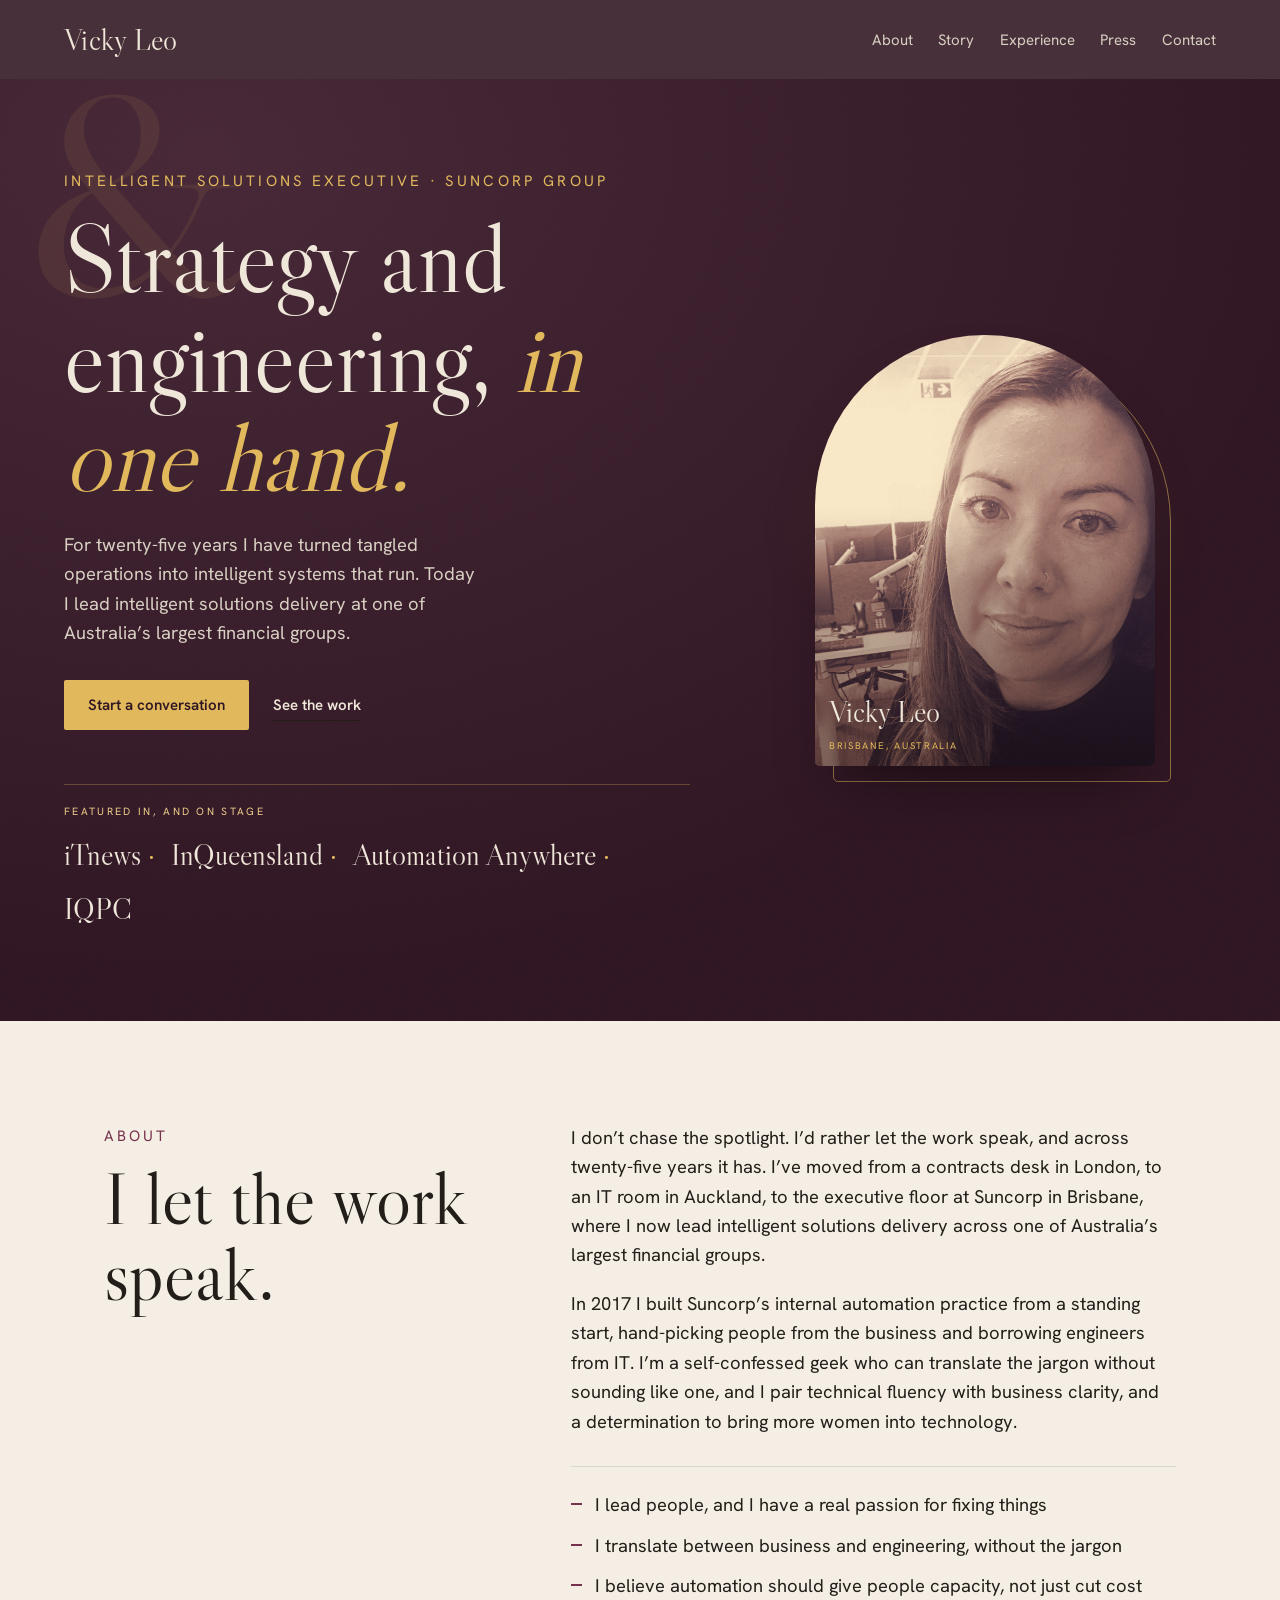
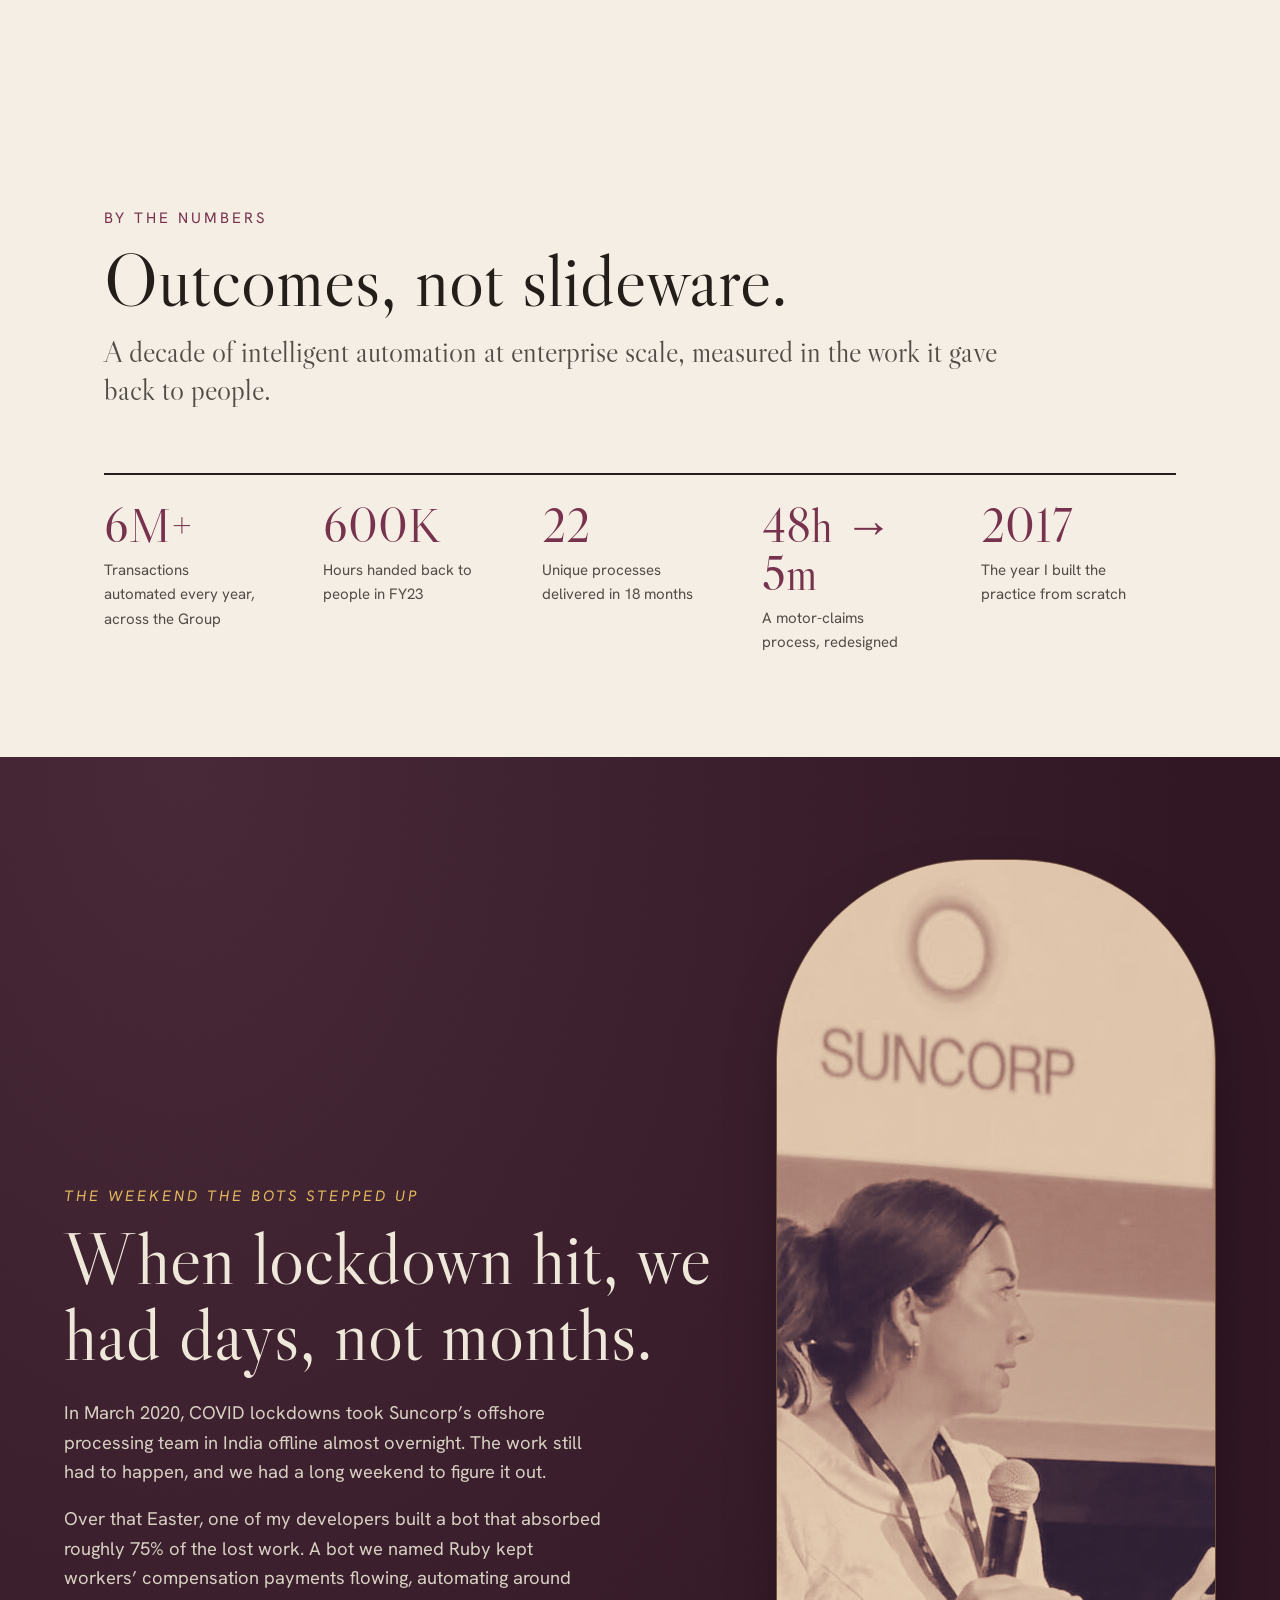
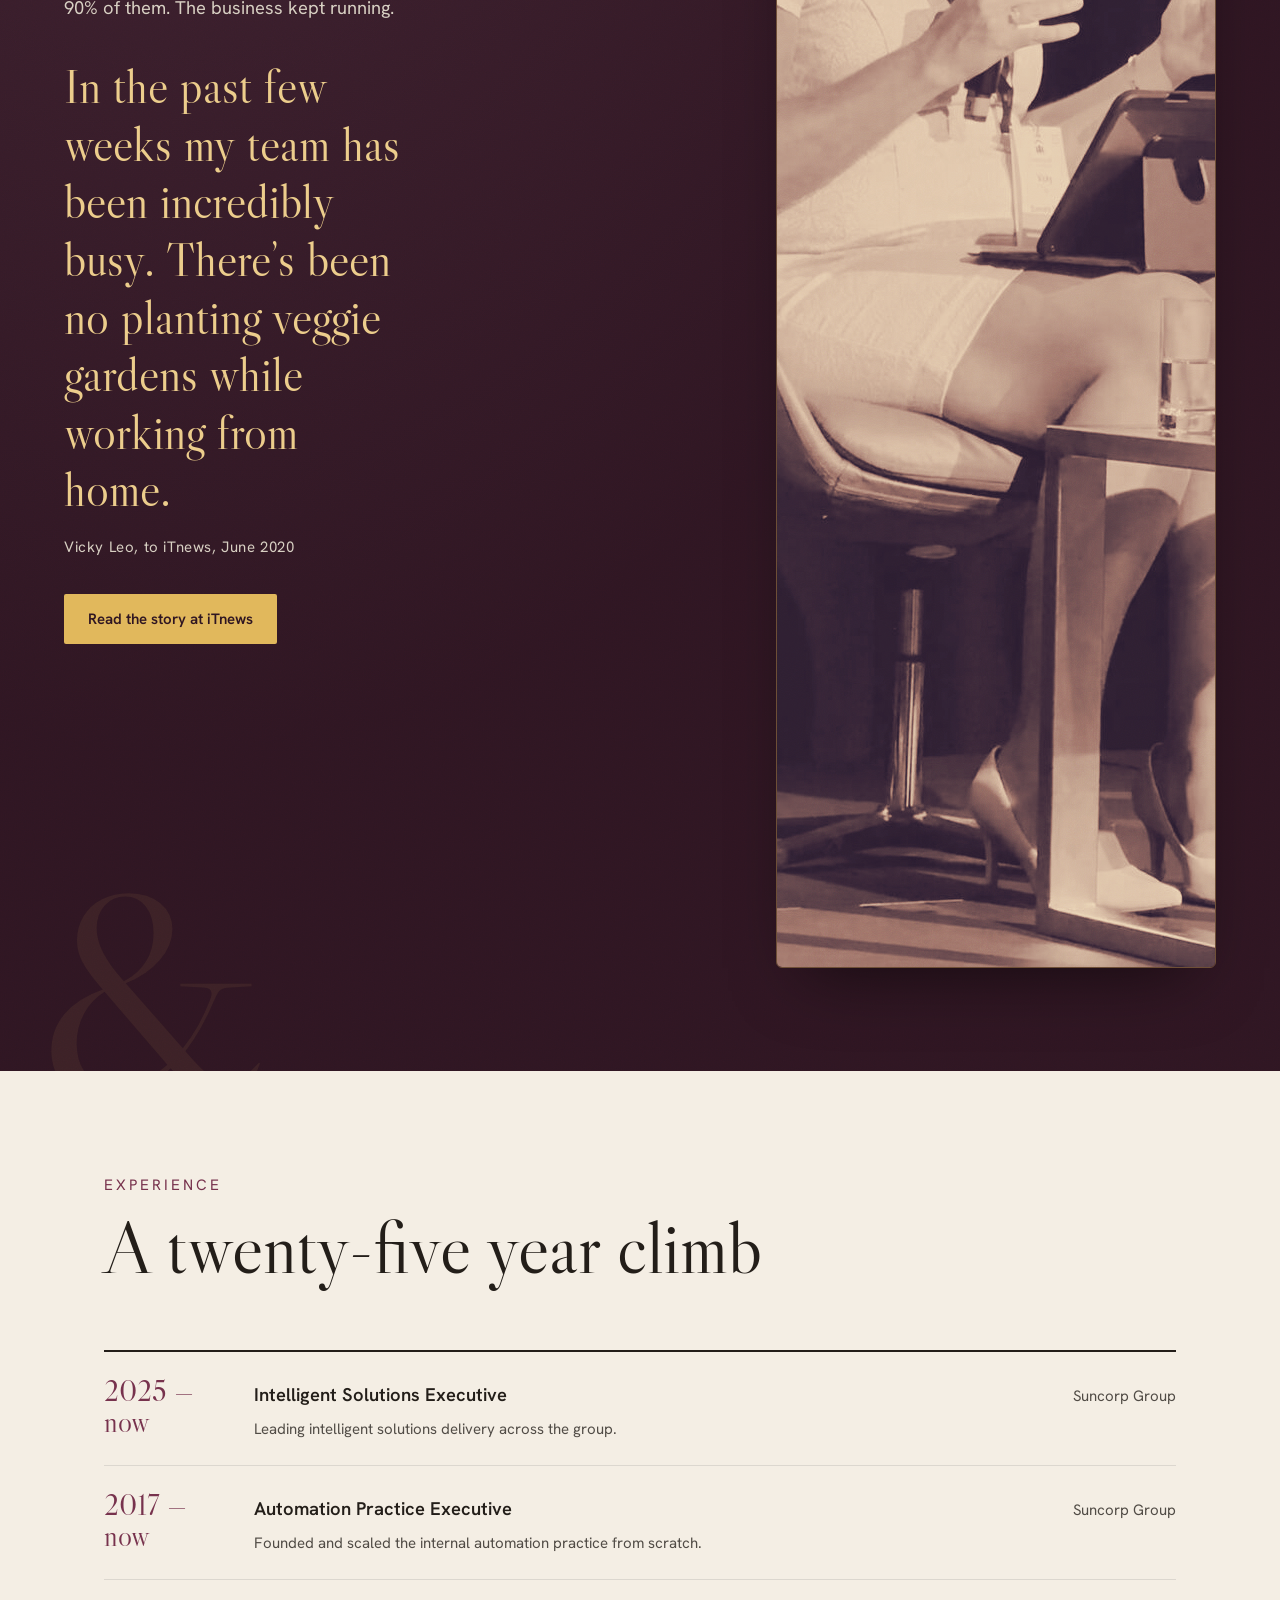
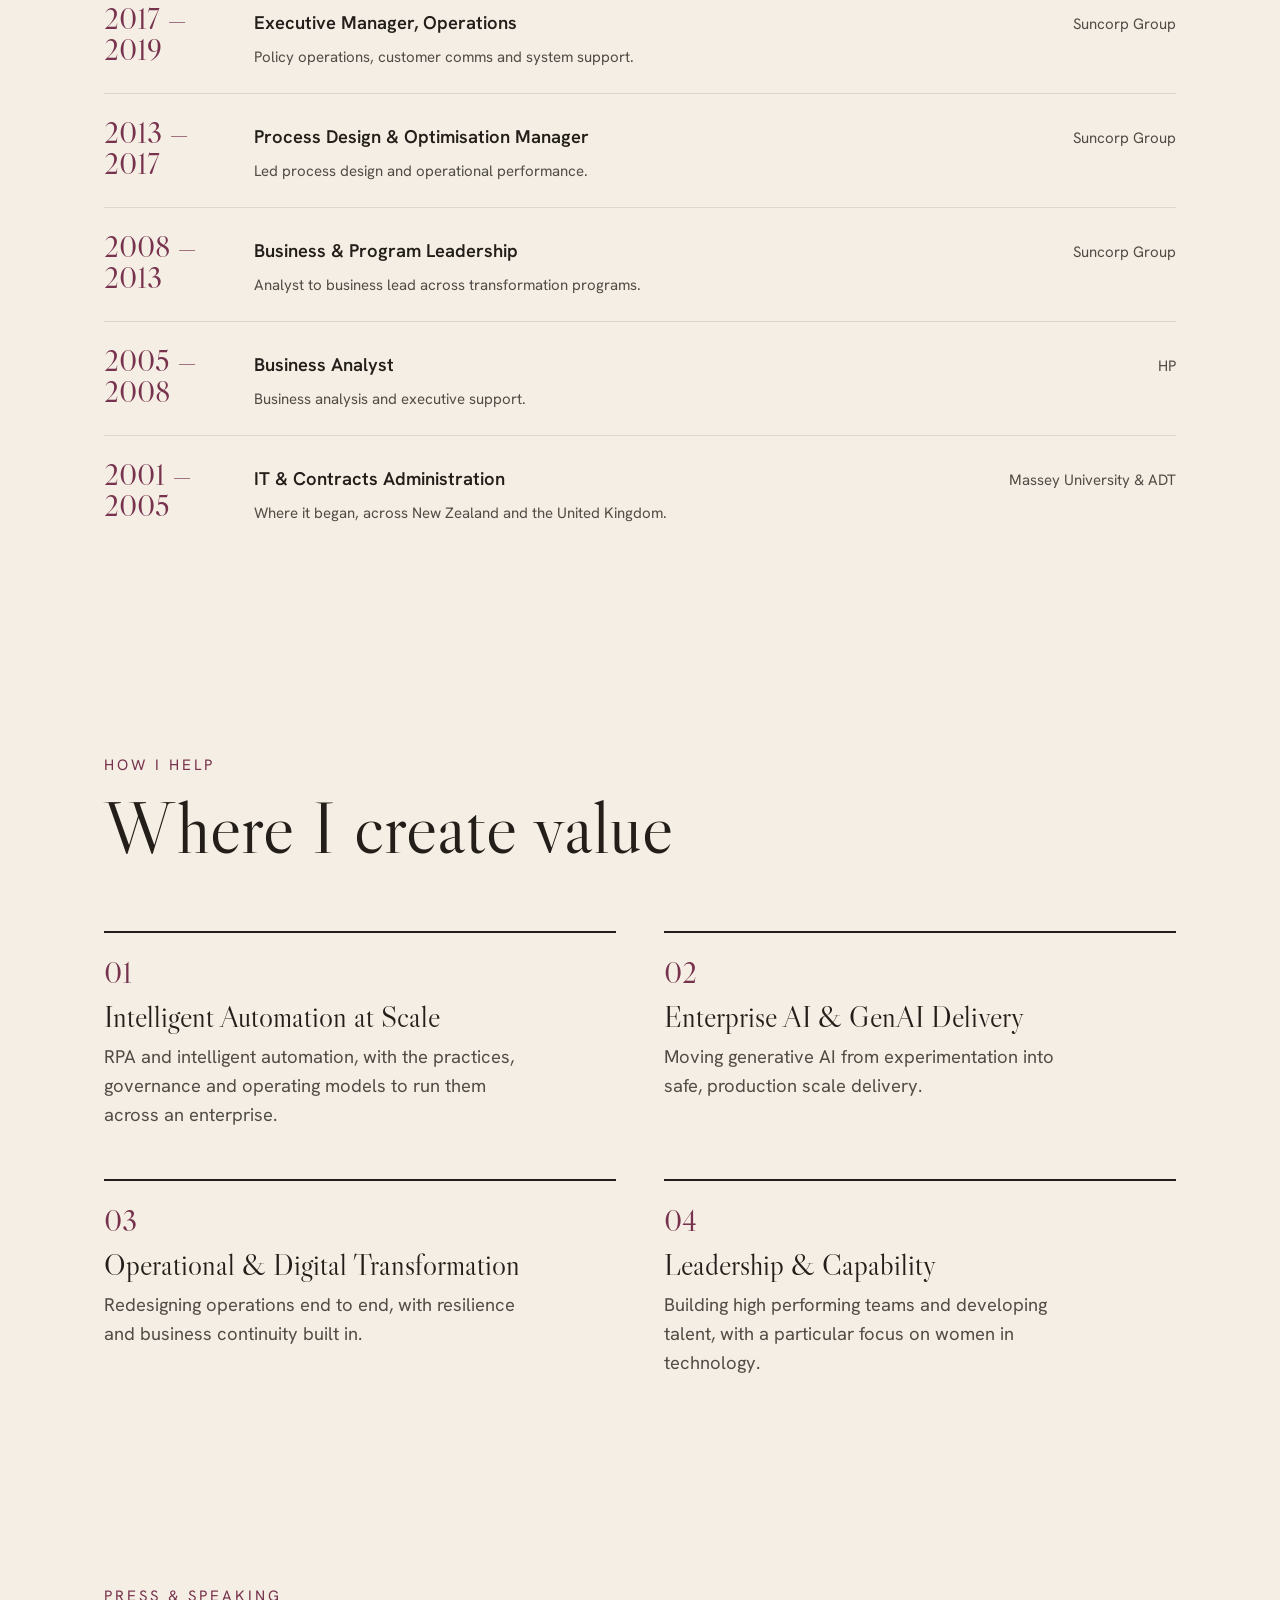
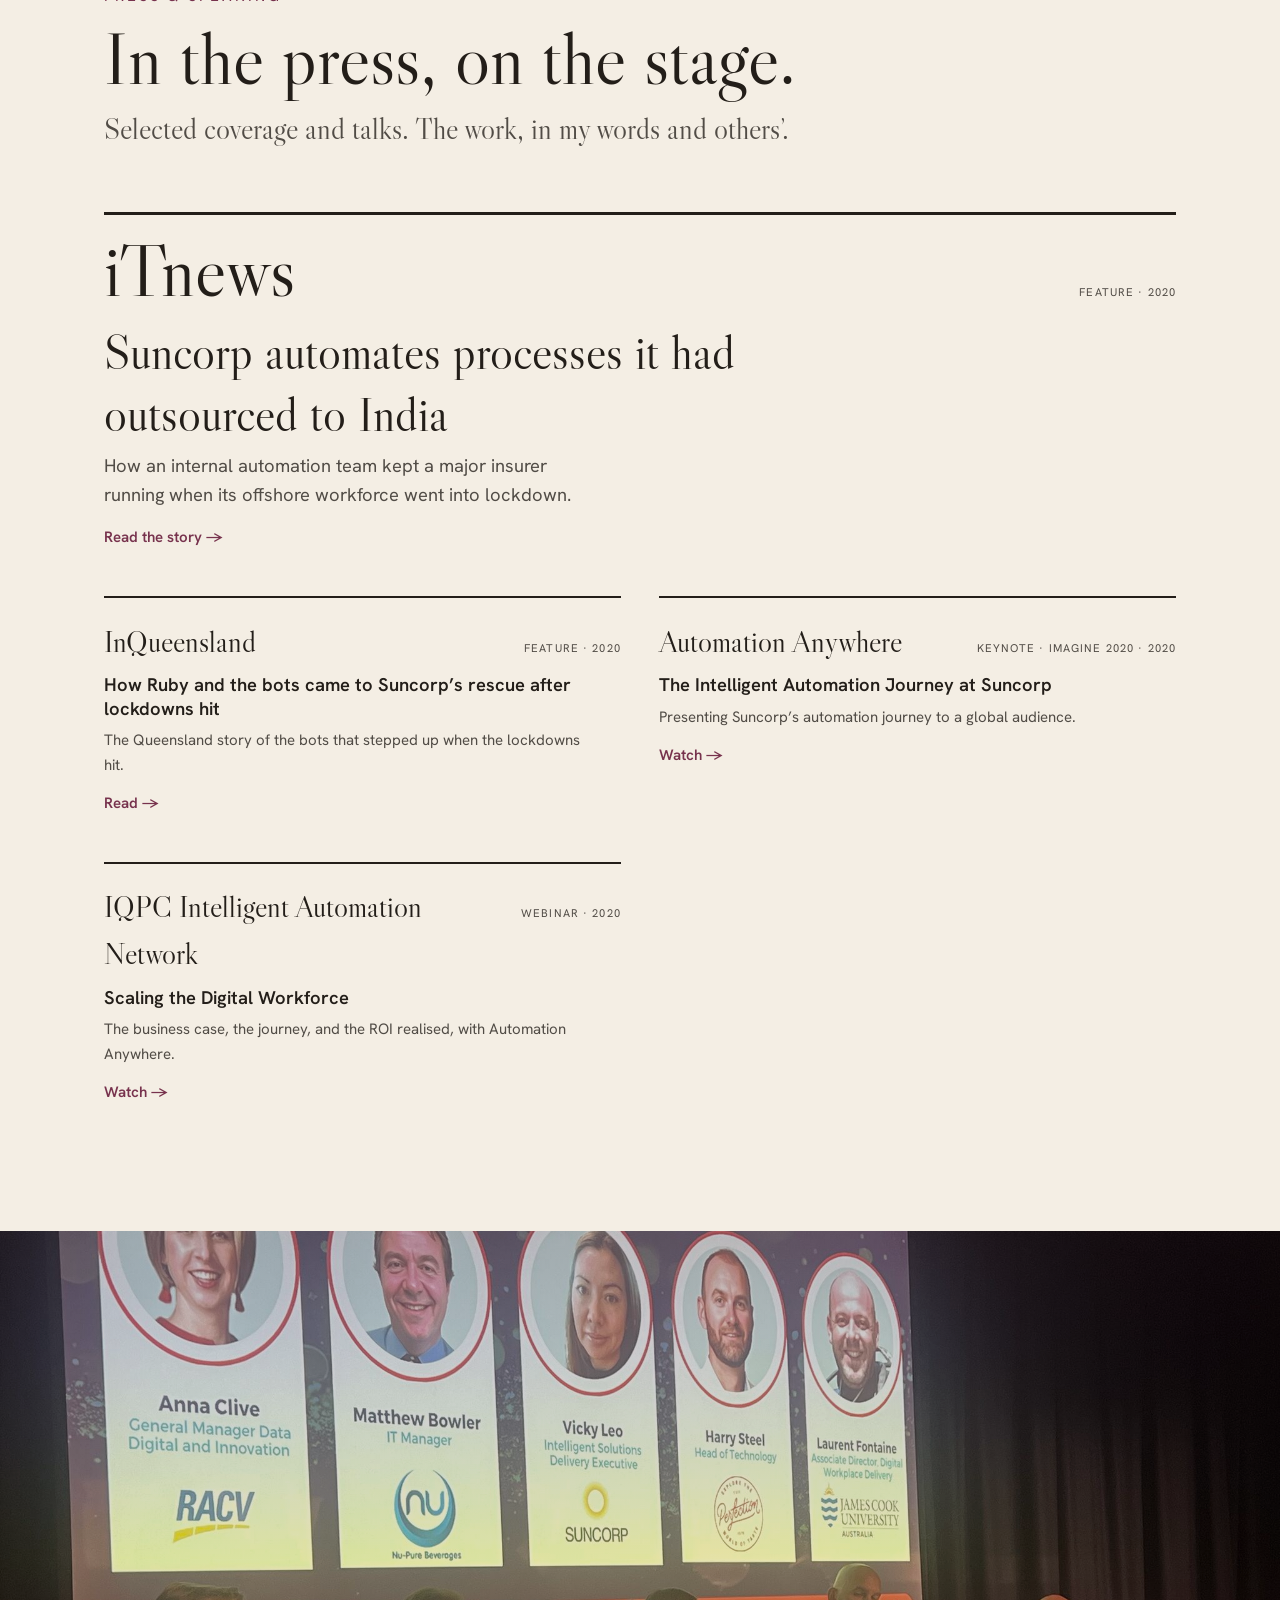
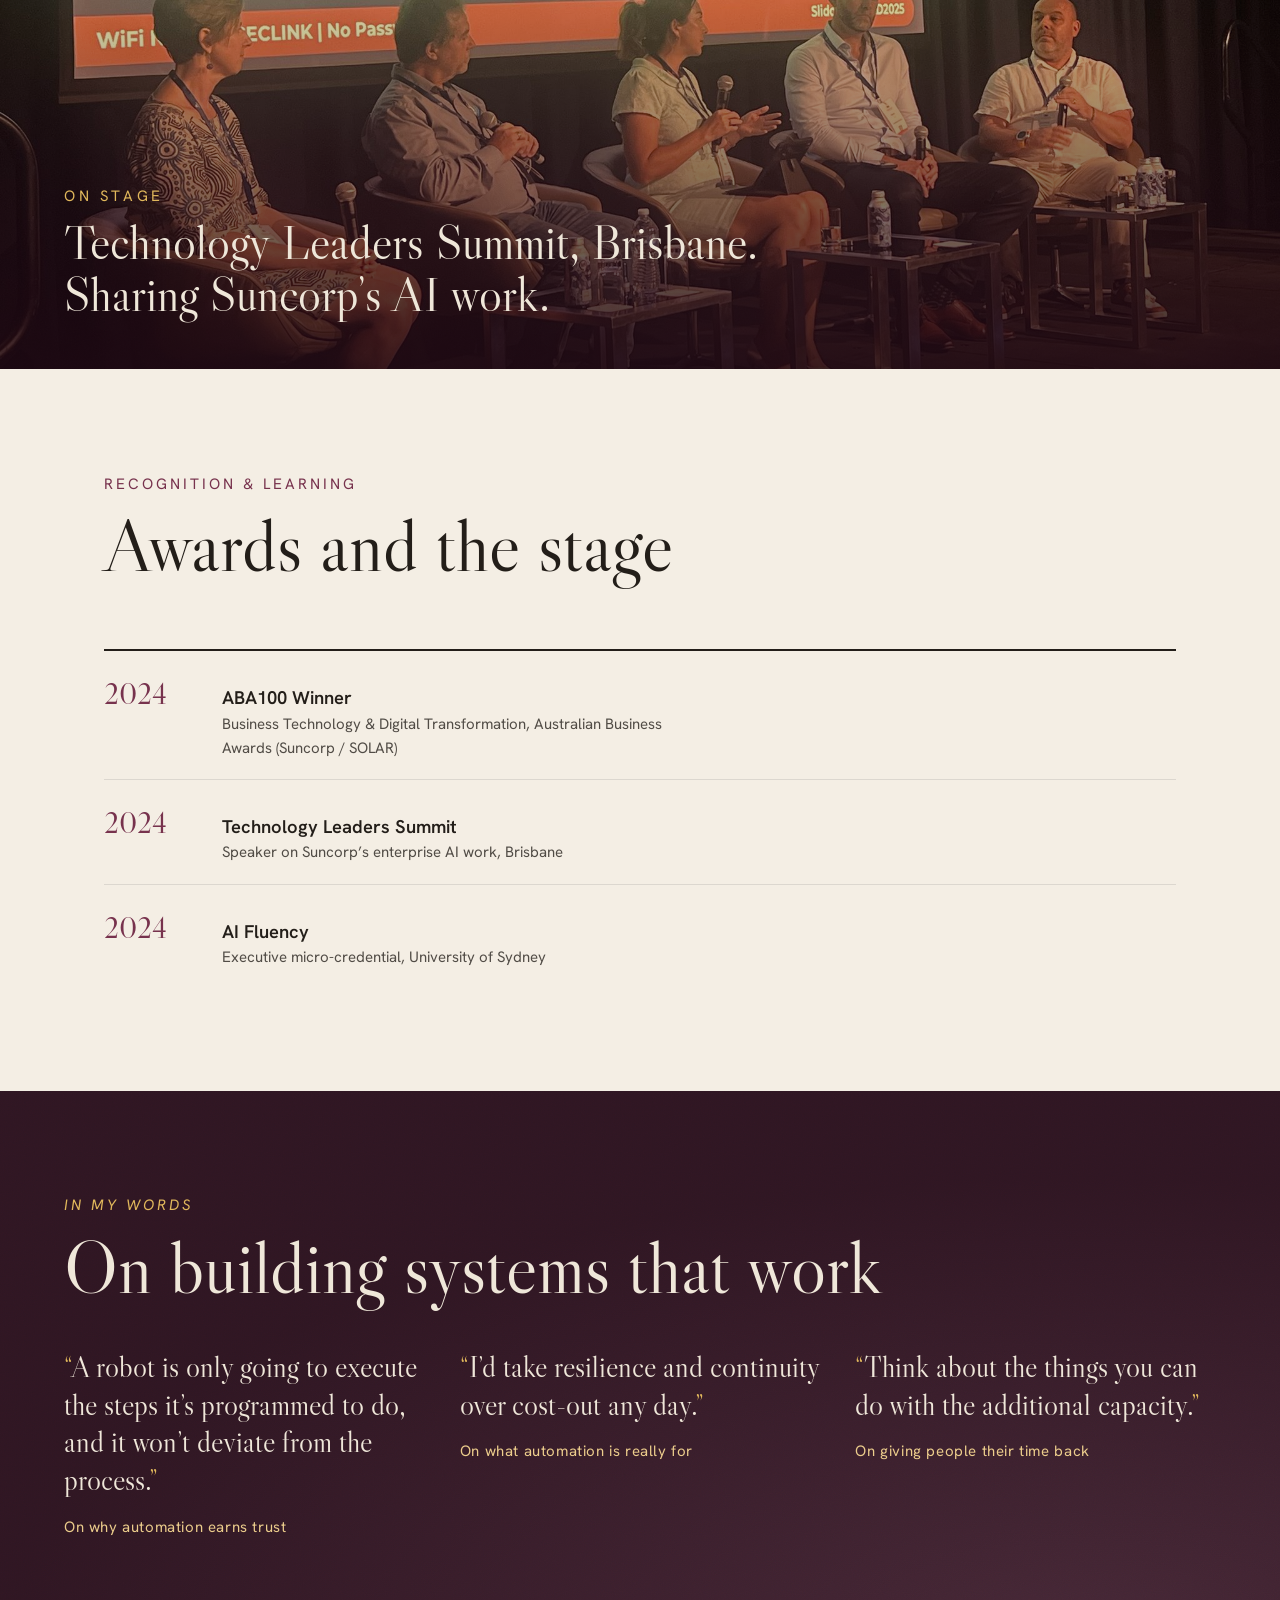
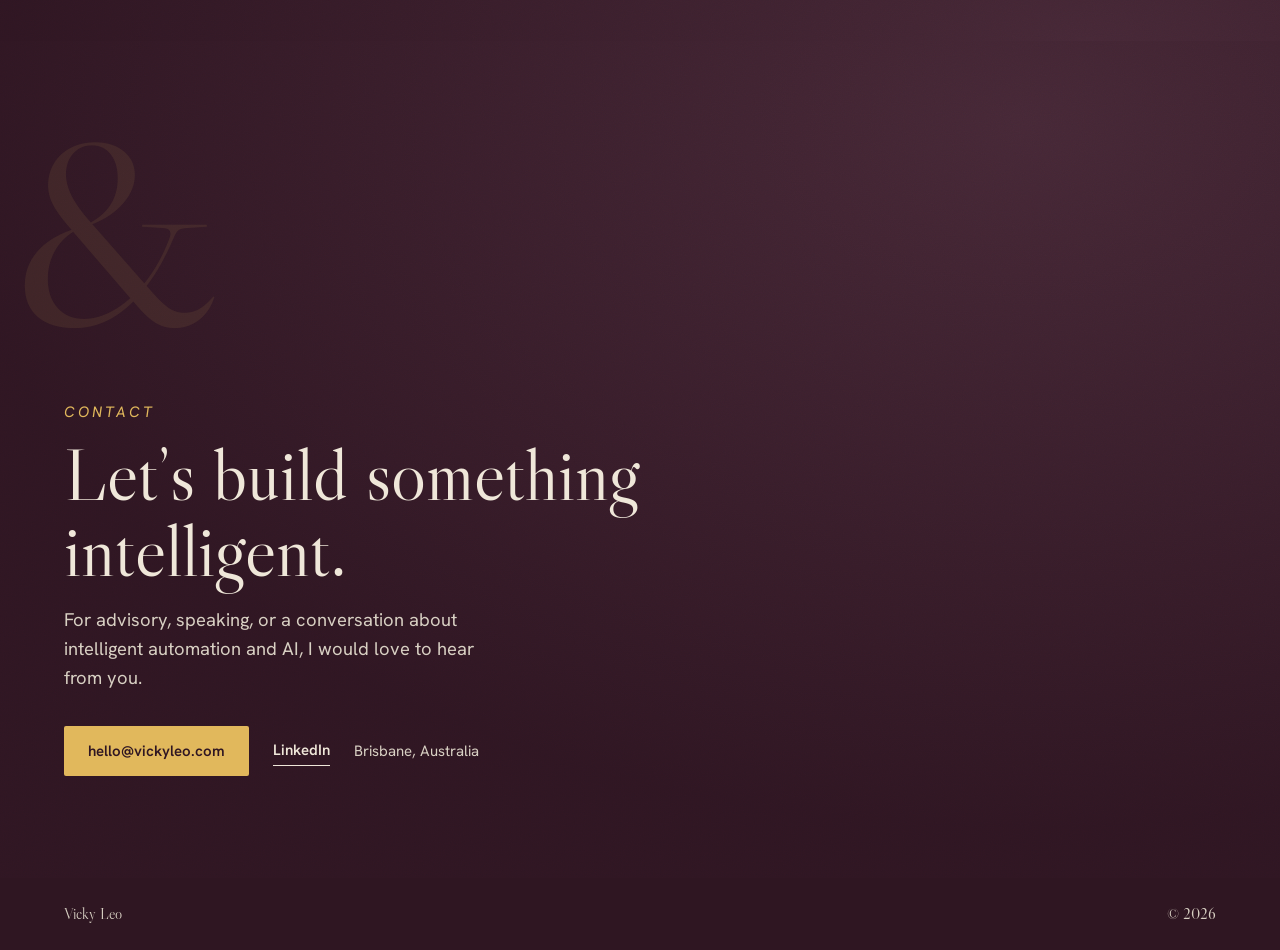
<file: index.html>
<!DOCTYPE html>
<html lang="en">
<head>
  <meta charset="utf-8">
  <meta name="viewport" content="width=device-width, initial-scale=1">
  <!-- Opt in to entrance/scroll motion only when JS runs and motion is welcome.
       Set before first paint so the load choreography never flashes. If this
       script never runs (no JS), the site renders fully visible and static. -->
  <script>
    try {
      if (!(window.matchMedia && window.matchMedia('(prefers-reduced-motion: reduce)').matches)) {
        document.documentElement.classList.add('vl-anim');
      }
    } catch (e) {}
  </script>
  <title>Vicky Leo — Intelligent Solutions Executive</title>
  <meta name="description" content="Vicky Leo, Intelligent Solutions Executive at Suncorp. Twenty-five years turning complexity into intelligent automation and enterprise AI, delivered at scale.">
  <meta property="og:title" content="Vicky Leo — Intelligent Solutions Executive">
  <meta property="og:description" content="Intelligent automation and enterprise AI, delivered at scale.">
  <meta property="og:type" content="website">
  <meta property="og:image" content="assets/img/og-card.png">
  <meta name="twitter:card" content="summary_large_image">
  <link rel="preconnect" href="https://fonts.googleapis.com">
  <link rel="preconnect" href="https://fonts.gstatic.com" crossorigin>
  <link href="https://fonts.googleapis.com/css2?family=Libre+Caslon+Display&family=Hanken+Grotesk:wght@400;500;600;700&display=swap" rel="stylesheet">
  <link rel="stylesheet" href="assets/css/tokens.css">
  <link rel="stylesheet" href="assets/css/site.css">
  <noscript><style>.reveal{opacity:1 !important;transform:none !important}</style></noscript>
  <!-- content.js must load before render runs -->
  <script src="content.js"></script>
</head>
<body>
  <!-- Inline SVG duotone filter: aubergine shadows -> antique-gold highlights -->
  <svg width="0" height="0" style="position:absolute" aria-hidden="true">
    <filter id="vl-duo" color-interpolation-filters="sRGB">
      <feColorMatrix type="matrix" values="0.33 0.34 0.33 0 0  0.33 0.34 0.33 0 0  0.33 0.34 0.33 0 0  0 0 0 1 0"/>
      <!-- Aubergine shadows -> warm rose-gold mids -> soft champagne highlights.
           Three-point curve keeps skin flattering instead of mustard-yellow. -->
      <feComponentTransfer>
        <feFuncR type="table" tableValues="0.16 0.62 0.97"/>
        <feFuncG type="table" tableValues="0.11 0.45 0.90"/>
        <feFuncB type="table" tableValues="0.19 0.41 0.77"/>
      </feComponentTransfer>
    </filter>
  </svg>

  <a class="skip" href="#main">Skip to content</a>

  <header class="nav" id="top">
    <a class="nav__brand" href="#top" data-vl="meta.name">Vicky Leo</a>
    <nav class="nav__links" aria-label="Primary">
      <a href="#about">About</a>
      <a href="#story">Story</a>
      <a href="#experience">Experience</a>
      <a href="#press">Press</a>
      <a href="#contact">Contact</a>
    </nav>
  </header>

  <main id="main">
    <!-- HERO -->
    <section class="hero" id="home">
      <span class="hero__amp" aria-hidden="true">&amp;</span>
      <div class="hero__copy reveal">
        <p class="hero__kicker" data-vl="hero.kicker">Intelligent Solutions Executive · Suncorp</p>
        <h1 class="hero__headline">
          <span data-vl="hero.headline">Strategy and engineering,</span>
          <em class="gold" data-vl="hero.headlineEmphasis">in one hand.</em>
        </h1>
        <p class="hero__lede" data-vl="hero.lede"></p>
        <div class="hero__cta">
          <a class="btn btn--gold" href="#contact" data-vl="hero.ctaPrimary">Start a conversation</a>
          <a class="btn btn--text" href="#story" data-vl="hero.ctaSecondary">See the work</a>
        </div>
        <div class="hero__featured">
          <span class="hero__featured-label" data-vl="hero.featuredLabel">Featured in, and on stage</span>
          <span class="hero__outlets">
            <span data-vl="hero.featured.0"></span>
            <span data-vl="hero.featured.1"></span>
            <span data-vl="hero.featured.2"></span>
            <span data-vl="hero.featured.3"></span>
          </span>
        </div>
      </div>
      <div class="hero__portrait reveal">
        <div class="frame">
          <span class="frame__echo" aria-hidden="true"></span>
          <figure class="frame__figure">
            <img src="assets/img/vicky.jpg" alt="Vicky Leo" width="800" height="800">
            <span class="frame__tint" aria-hidden="true"></span>
            <span class="frame__grain" aria-hidden="true"></span>
          </figure>
          <figcaption class="frame__cap"><span data-vl="meta.name">Vicky Leo</span><small data-vl="meta.location">Brisbane, Australia</small></figcaption>
        </div>
      </div>
    </section>

    <!-- ABOUT -->
    <section class="about section" id="about">
      <div class="section__head reveal">
        <p class="kicker" data-vl="about.label">About</p>
        <h2 data-vl="about.heading">I let the work speak.</h2>
      </div>
      <div class="about__body reveal">
        <p data-vl="about.body.0"></p>
        <p data-vl="about.body.1"></p>
        <ul class="persona">
          <li data-vl="about.persona.0"></li>
          <li data-vl="about.persona.1"></li>
          <li data-vl="about.persona.2"></li>
        </ul>
      </div>
    </section>

    <!-- IMPACT -->
    <section class="impact section" id="impact">
      <div class="section__head reveal">
        <p class="kicker" data-vl="impact.label">By the numbers</p>
        <h2 data-vl="impact.heading">Outcomes, not slideware.</h2>
        <p class="section__lede" data-vl="impact.lede"></p>
      </div>
      <ul class="stats reveal">
        <li><span class="stats__v" data-vl="impact.stats.0.value"></span><span class="stats__l" data-vl="impact.stats.0.label"></span></li>
        <li><span class="stats__v" data-vl="impact.stats.1.value"></span><span class="stats__l" data-vl="impact.stats.1.label"></span></li>
        <li><span class="stats__v" data-vl="impact.stats.2.value"></span><span class="stats__l" data-vl="impact.stats.2.label"></span></li>
        <li><span class="stats__v" data-vl="impact.stats.3.value"></span><span class="stats__l" data-vl="impact.stats.3.label"></span></li>
        <li><span class="stats__v" data-vl="impact.stats.4.value"></span><span class="stats__l" data-vl="impact.stats.4.label"></span></li>
      </ul>
    </section>

    <!-- STORY (drench) -->
    <section class="story" id="story">
      <span class="story__amp" aria-hidden="true">&amp;</span>
      <div class="story__inner reveal">
        <div class="story__text">
          <p class="kicker gold" data-vl="story.label">The weekend the bots stepped up</p>
          <h2 class="story__head" data-vl="story.heading"></h2>
          <div class="story__body">
            <p data-vl="story.body.0"></p>
            <p data-vl="story.body.1"></p>
          </div>
          <blockquote class="story__quote">
            <p data-vl="story.quote"></p>
            <cite data-vl="story.quoteAttrib"></cite>
          </blockquote>
          <a class="btn btn--gold" data-vl="story.ctaLabel" data-vl-href="story.ctaUrl" target="_blank" rel="noopener">Read the story</a>
        </div>
        <figure class="story__media">
          <div class="story__frame">
            <img class="kb" src="assets/img/vicky-speaking.jpg" alt="Vicky Leo speaking on a panel at the Technology Leaders Summit in Brisbane" width="1280" height="1707">
            <span class="story__frame-grain" aria-hidden="true"></span>
          </div>
        </figure>
      </div>
    </section>

    <!-- EXPERIENCE -->
    <section class="exp section" id="experience">
      <div class="section__head reveal">
        <p class="kicker" data-vl="experience.label">Experience</p>
        <h2 data-vl="experience.heading">Selected roles</h2>
      </div>
      <ol class="exp__list">
        <li class="exp__row reveal"><span class="exp__period" data-vl="experience.roles.0.period"></span><span class="exp__role" data-vl="experience.roles.0.role"></span><span class="exp__org" data-vl="experience.roles.0.org"></span><span class="exp__blurb" data-vl="experience.roles.0.blurb"></span></li>
        <li class="exp__row reveal"><span class="exp__period" data-vl="experience.roles.1.period"></span><span class="exp__role" data-vl="experience.roles.1.role"></span><span class="exp__org" data-vl="experience.roles.1.org"></span><span class="exp__blurb" data-vl="experience.roles.1.blurb"></span></li>
        <li class="exp__row reveal"><span class="exp__period" data-vl="experience.roles.2.period"></span><span class="exp__role" data-vl="experience.roles.2.role"></span><span class="exp__org" data-vl="experience.roles.2.org"></span><span class="exp__blurb" data-vl="experience.roles.2.blurb"></span></li>
        <li class="exp__row reveal"><span class="exp__period" data-vl="experience.roles.3.period"></span><span class="exp__role" data-vl="experience.roles.3.role"></span><span class="exp__org" data-vl="experience.roles.3.org"></span><span class="exp__blurb" data-vl="experience.roles.3.blurb"></span></li>
        <li class="exp__row reveal"><span class="exp__period" data-vl="experience.roles.4.period"></span><span class="exp__role" data-vl="experience.roles.4.role"></span><span class="exp__org" data-vl="experience.roles.4.org"></span><span class="exp__blurb" data-vl="experience.roles.4.blurb"></span></li>
        <li class="exp__row reveal"><span class="exp__period" data-vl="experience.roles.5.period"></span><span class="exp__role" data-vl="experience.roles.5.role"></span><span class="exp__org" data-vl="experience.roles.5.org"></span><span class="exp__blurb" data-vl="experience.roles.5.blurb"></span></li>
        <li class="exp__row reveal"><span class="exp__period" data-vl="experience.roles.6.period"></span><span class="exp__role" data-vl="experience.roles.6.role"></span><span class="exp__org" data-vl="experience.roles.6.org"></span><span class="exp__blurb" data-vl="experience.roles.6.blurb"></span></li>
      </ol>
    </section>

    <!-- SERVICES -->
    <section class="svc section" id="services">
      <div class="section__head reveal">
        <p class="kicker" data-vl="services.label">How I help</p>
        <h2 data-vl="services.heading">Four ways I create value</h2>
      </div>
      <div class="svc__list">
        <article class="svc__item reveal"><span class="svc__n">01</span><h3 data-vl="services.items.0.title"></h3><p data-vl="services.items.0.body"></p></article>
        <article class="svc__item reveal"><span class="svc__n">02</span><h3 data-vl="services.items.1.title"></h3><p data-vl="services.items.1.body"></p></article>
        <article class="svc__item reveal"><span class="svc__n">03</span><h3 data-vl="services.items.2.title"></h3><p data-vl="services.items.2.body"></p></article>
        <article class="svc__item reveal"><span class="svc__n">04</span><h3 data-vl="services.items.3.title"></h3><p data-vl="services.items.3.body"></p></article>
      </div>
    </section>

    <!-- PRESS & SPEAKING -->
    <section class="press-sec section" id="press">
      <div class="section__head reveal">
        <p class="kicker" data-vl="press.label">Press &amp; speaking</p>
        <h2 data-vl="press.heading">In the press, on the stage.</h2>
        <p class="section__lede" data-vl="press.lede"></p>
      </div>
      <ul class="press-list">
        <li class="press-item press-item--featured reveal">
          <a class="press-item__link" data-vl-href="press.items.0.url" target="_blank" rel="noopener">
            <div class="press-item__head">
              <span class="press-item__outlet" data-vl="press.items.0.outlet"></span>
              <span class="press-item__meta"><span data-vl="press.items.0.kind"></span> · <span data-vl="press.items.0.year"></span></span>
            </div>
            <h3 class="press-item__title" data-vl="press.items.0.title"></h3>
            <p class="press-item__excerpt" data-vl="press.items.0.excerpt"></p>
            <span class="press-item__cta">Read the story →</span>
          </a>
        </li>
        <li class="press-item reveal">
          <a class="press-item__link" data-vl-href="press.items.1.url" target="_blank" rel="noopener">
            <div class="press-item__head">
              <span class="press-item__outlet" data-vl="press.items.1.outlet"></span>
              <span class="press-item__meta"><span data-vl="press.items.1.kind"></span> · <span data-vl="press.items.1.year"></span></span>
            </div>
            <h3 class="press-item__title" data-vl="press.items.1.title"></h3>
            <p class="press-item__excerpt" data-vl="press.items.1.excerpt"></p>
            <span class="press-item__cta">Read →</span>
          </a>
        </li>
        <li class="press-item reveal">
          <a class="press-item__link" data-vl-href="press.items.2.url" target="_blank" rel="noopener">
            <div class="press-item__head">
              <span class="press-item__outlet" data-vl="press.items.2.outlet"></span>
              <span class="press-item__meta"><span data-vl="press.items.2.kind"></span> · <span data-vl="press.items.2.year"></span></span>
            </div>
            <h3 class="press-item__title" data-vl="press.items.2.title"></h3>
            <p class="press-item__excerpt" data-vl="press.items.2.excerpt"></p>
            <span class="press-item__cta">Watch →</span>
          </a>
        </li>
        <li class="press-item reveal">
          <a class="press-item__link" data-vl-href="press.items.3.url" target="_blank" rel="noopener">
            <div class="press-item__head">
              <span class="press-item__outlet" data-vl="press.items.3.outlet"></span>
              <span class="press-item__meta"><span data-vl="press.items.3.kind"></span> · <span data-vl="press.items.3.year"></span></span>
            </div>
            <h3 class="press-item__title" data-vl="press.items.3.title"></h3>
            <p class="press-item__excerpt" data-vl="press.items.3.excerpt"></p>
            <span class="press-item__cta">Watch →</span>
          </a>
        </li>
      </ul>
    </section>

    <!-- ON STAGE (full-width image band) -->
    <figure class="stage" id="on-stage">
      <img class="stage__img kb" src="assets/img/vicky-stage.jpg" alt="Vicky Leo on a panel at the Technology Leaders Summit, her name and title shown on the screen behind" width="2048" height="1536">
      <span class="stage__overlay" aria-hidden="true"></span>
      <figcaption class="stage__cap">
        <span class="stage__eyebrow" data-vl="media.stageEyebrow">On stage</span>
        <span class="stage__detail" data-vl="media.stageCaption"></span>
      </figcaption>
    </figure>

    <!-- RECOGNITION -->
    <section class="recog section" id="recognition">
      <div class="section__head reveal">
        <p class="kicker" data-vl="recognition.label">Recognition &amp; learning</p>
        <h2 data-vl="recognition.heading">Awards and the stage</h2>
      </div>
      <ul class="recog__list reveal">
        <li class="recog__item"><span class="recog__year" data-vl="recognition.items.0.year"></span><div class="recog__body"><h3 data-vl="recognition.items.0.title"></h3><p data-vl="recognition.items.0.detail"></p></div></li>
        <li class="recog__item"><span class="recog__year" data-vl="recognition.items.1.year"></span><div class="recog__body"><h3 data-vl="recognition.items.1.title"></h3><p data-vl="recognition.items.1.detail"></p></div></li>
        <li class="recog__item"><span class="recog__year" data-vl="recognition.items.2.year"></span><div class="recog__body"><h3 data-vl="recognition.items.2.title"></h3><p data-vl="recognition.items.2.detail"></p></div></li>
      </ul>
    </section>

    <!-- QUOTES (drench) -->
    <section class="quotes" id="quotes">
      <div class="quotes__inner reveal">
        <p class="kicker gold" data-vl="quotes.label">In her words</p>
        <h2 class="quotes__head" data-vl="quotes.heading">On building systems that work</h2>
        <div class="quotes__grid">
          <blockquote class="quotes__q"><p data-vl="quotes.items.0.text"></p><cite data-vl="quotes.items.0.context"></cite></blockquote>
          <blockquote class="quotes__q"><p data-vl="quotes.items.1.text"></p><cite data-vl="quotes.items.1.context"></cite></blockquote>
          <blockquote class="quotes__q"><p data-vl="quotes.items.2.text"></p><cite data-vl="quotes.items.2.context"></cite></blockquote>
        </div>
      </div>
    </section>

    <!-- CONTACT -->
    <section class="contact section" id="contact">
      <span class="contact__amp" aria-hidden="true">&amp;</span>
      <p class="kicker gold" data-vl="contact.label">Contact</p>
      <h2 class="contact__head" data-vl="contact.heading">Let's build something intelligent.</h2>
      <p class="contact__body" data-vl="contact.body"></p>
      <div class="contact__links">
        <a class="btn btn--gold" data-vl="contact.email" data-vl-mailto>email</a>
        <a class="btn btn--text-light" data-vl-href="contact.linkedinUrl" target="_blank" rel="noopener">LinkedIn</a>
        <span class="contact__loc" data-vl="contact.location"></span>
      </div>
    </section>
  </main>

  <footer class="foot">
    <span data-vl="meta.name">Vicky Leo</span>
    <span>© 2026</span>
  </footer>

  <noscript>
    <p style="padding:2rem;font-family:sans-serif">Vicky Leo — Intelligent Solutions Executive at Suncorp, Brisbane. Twenty-five years in intelligent automation and enterprise AI. Contact: hello@vickyleo.com</p>
  </noscript>

  <script src="assets/js/store.js"></script>
  <script src="assets/js/render.js"></script>
  <script src="assets/js/animations.js"></script>
  <script>
    // Bootstrap: paint content (draft if present, else published), then reveal.
    (function () {
      try { VL.render.applyContent(document, VL.store.getDisplayContent()); }
      catch (e) { console.error('[VL] render failed', e); }
    })();
  </script>
</body>
</html>
</file>
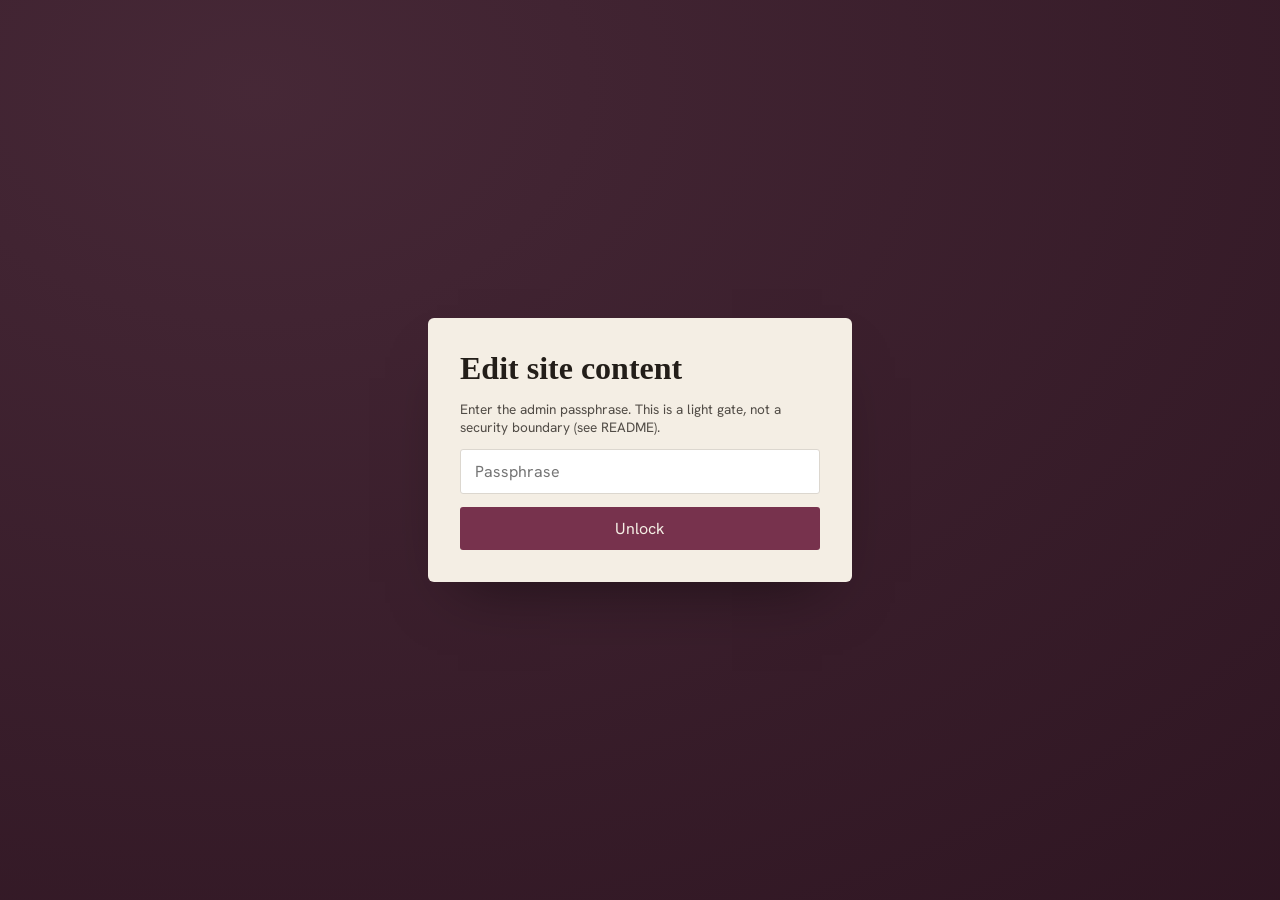
<file: admin.html>
<!DOCTYPE html>
<html lang="en">
<head>
  <meta charset="utf-8">
  <meta name="viewport" content="width=device-width, initial-scale=1">
  <meta name="robots" content="noindex">
  <title>Edit — Vicky Leo</title>
  <link href="https://fonts.googleapis.com/css2?family=Hanken+Grotesk:wght@400;500;600;700&display=swap" rel="stylesheet">
  <link rel="stylesheet" href="assets/css/tokens.css">
  <link rel="stylesheet" href="assets/css/admin.css">
  <script src="content.js"></script>
</head>
<body>
  <div id="gate" class="gate">
    <form id="gate-form" class="gate__form">
      <h1>Edit site content</h1>
      <p class="gate__note">Enter the admin passphrase. This is a light gate, not a security boundary (see README).</p>
      <input id="gate-input" type="password" placeholder="Passphrase" autocomplete="current-password" required>
      <button type="submit">Unlock</button>
      <p id="gate-error" class="gate__error" hidden>Incorrect passphrase.</p>
    </form>
  </div>

  <main id="editor" class="editor" hidden>
    <header class="editor__bar">
      <strong>Editing content</strong>
      <div class="editor__actions">
        <button id="btn-save" type="button">Save draft</button>
        <a id="btn-preview" href="index.html" target="_blank">Preview</a>
        <button id="btn-export" type="button">Export content.js</button>
        <label class="btn-import">Import<input id="file-import" type="file" accept=".js,.json" hidden></label>
        <button id="btn-reset" type="button" class="danger">Reset to published</button>
      </div>
      <p id="status" class="editor__status" role="status"></p>
    </header>
    <form id="fields" class="editor__fields"></form>
    <p class="editor__publish">To publish to everyone: Export, then replace <code>content.js</code> on the host.</p>
  </main>

  <script src="assets/js/store.js"></script>
  <script src="assets/js/render.js"></script>
  <script src="assets/js/auth.js"></script>
  <script src="assets/js/admin.js"></script>
</body>
</html>
</file>
<file: assets/css/tokens.css>
:root {
  /* Drenched world (hero, contact) */
  --plum: oklch(0.24 0.045 350);
  --plum-hi: oklch(0.32 0.05 350);
  --gold: oklch(0.80 0.12 85);
  --gold-soft: oklch(0.86 0.09 85);
  --cream: oklch(0.93 0.02 78);
  --cream-dim: oklch(0.86 0.02 78);

  /* Paper world (about, experience, services) */
  --paper: oklch(0.95 0.015 80);
  --paper-2: oklch(0.92 0.018 80);
  --ink: oklch(0.24 0.012 70);
  --ink-dim: oklch(0.42 0.012 70);
  --wine: oklch(0.42 0.10 358);
  --line: oklch(0.88 0.012 80);

  /* Type */
  --font-display: 'Libre Caslon Display', Georgia, 'Times New Roman', serif;
  --font-body: 'Hanken Grotesk', system-ui, -apple-system, 'Segoe UI', sans-serif;

  /* Fluid scale */
  --step--1: clamp(0.83rem, 0.2vw + 0.78rem, 0.94rem);
  --step-0: clamp(1rem, 0.3vw + 0.93rem, 1.15rem);
  --step-1: clamp(1.4rem, 0.8vw + 1.2rem, 1.9rem);
  --step-2: clamp(2rem, 2vw + 1.5rem, 3rem);
  --step-3: clamp(2.6rem, 4vw + 1.6rem, 4.6rem);
  --step-4: clamp(3.2rem, 6vw + 1.6rem, 6rem);

  /* Space */
  --space-section: clamp(4rem, 8vw, 8rem);
  --space-gutter: clamp(1.4rem, 5vw, 4rem);

  /* Motion — natural deceleration, no bounce */
  --ease-out-quint: cubic-bezier(0.22, 1, 0.36, 1);
  --ease-out-expo: cubic-bezier(0.16, 1, 0.3, 1);

  /* Film grain (SVG fractal noise) */
  --grain: url("data:image/svg+xml,%3Csvg xmlns='http://www.w3.org/2000/svg' width='180' height='180'%3E%3Cfilter id='n'%3E%3CfeTurbulence type='fractalNoise' baseFrequency='0.9' numOctaves='2' stitchTiles='stitch'/%3E%3C/filter%3E%3Crect width='100%25' height='100%25' filter='url(%23n)'/%3E%3C/svg%3E");
}
</file>
<file: assets/css/site.css>
*, *::before, *::after { box-sizing: border-box; }
html { scroll-behavior: smooth; }
body {
  margin: 0; background: var(--paper); color: var(--ink);
  font-family: var(--font-body); font-size: var(--step-0); line-height: 1.6;
  -webkit-font-smoothing: antialiased;
}
img { display: block; max-width: 100%; }
a { color: inherit; }
h1, h2, h3 { font-family: var(--font-display); font-weight: 400; line-height: 1.04; margin: 0; }
.gold { color: var(--gold); font-style: italic; }
.skip { position: absolute; left: -999px; }
.skip:focus { left: 1rem; top: 1rem; background: var(--ink); color: var(--paper); padding: .6rem 1rem; z-index: 50; }

/* NAV */
.nav {
  position: sticky; top: 0; z-index: 30; display: flex; justify-content: space-between;
  align-items: center; padding: 1rem var(--space-gutter);
  background: color-mix(in oklch, var(--plum) 88%, transparent); backdrop-filter: blur(8px);
  color: var(--cream);
}
.nav__brand { font-family: var(--font-display); font-size: var(--step-1); text-decoration: none; letter-spacing: .01em; white-space: nowrap; }
.nav__links { display: flex; gap: clamp(.8rem, 2vw, 2rem); font-size: var(--step--1); }
.nav__links a { text-decoration: none; color: var(--cream-dim); transition: color .3s; }
.nav__links a:hover { color: var(--gold); }

/* Buttons */
.btn { display: inline-block; text-decoration: none; font-size: var(--step--1); font-weight: 600; padding: .8rem 1.5rem; border-radius: 2px; transition: transform .4s cubic-bezier(.16,.84,.3,1), opacity .3s; }
.btn:hover { transform: translateY(-2px); }
.btn--gold { background: var(--gold); color: var(--plum); }
.btn--text { border-bottom: 1.5px solid var(--ink); border-radius: 0; padding: .2rem 0; }
.btn--text-light { color: var(--cream); border-bottom: 1.5px solid var(--cream); border-radius: 0; padding: .2rem 0; }

/* Visible focus (wine on paper, gold on drenched sections) */
a:focus-visible, button:focus-visible, .btn:focus-visible { outline: 2px solid var(--wine); outline-offset: 3px; border-radius: 2px; }
.nav a:focus-visible, .hero a:focus-visible, .hero .btn:focus-visible, .contact a:focus-visible, .contact .btn:focus-visible { outline-color: var(--gold); }

/* HERO (aubergine drench) */
.hero {
  position: relative; overflow: hidden; color: var(--cream);
  background: radial-gradient(130% 130% at 16% 8%, var(--plum-hi) 0%, var(--plum) 68%);
  display: grid; grid-template-columns: 1.15fr .85fr; gap: var(--space-gutter);
  padding: clamp(3rem, 7vw, 6rem) var(--space-gutter) clamp(3rem, 7vw, 6rem);
  align-items: center; min-height: 86vh;
}
.hero::after { content: ""; position: absolute; inset: 0; background-image: var(--grain); background-size: 180px; opacity: .10; mix-blend-mode: overlay; pointer-events: none; }
.hero__amp { position: absolute; left: 2vw; top: -2vw; font-family: var(--font-display); font-size: clamp(10rem, 22vw, 22rem); color: oklch(0.80 0.12 85 / .08); line-height: 1; pointer-events: none; }
.hero__copy { position: relative; z-index: 2; }
.hero__kicker { font-size: var(--step--1); letter-spacing: .22em; text-transform: uppercase; color: var(--gold); margin: 0 0 1rem; }
.hero__headline { font-size: var(--step-4); max-width: 14ch; }
.hero__headline .gold { display: inline; }
.hero__lede { max-width: 42ch; color: var(--cream-dim); margin: 1.4rem 0 0; }
.hero__cta { display: flex; align-items: center; gap: 1.5rem; margin-top: 2rem; }

/* Portrait frame + duotone */
.hero__portrait { position: relative; z-index: 2; display: flex; justify-content: center; }
.frame { position: relative; width: min(340px, 70vw); aspect-ratio: 3 / 3.8; }
.frame__echo { position: absolute; inset: 18px -16px -16px 18px; border: 1px solid oklch(0.80 0.12 85 / .55); border-radius: 200px 200px 6px 6px; }
.frame__figure { position: absolute; inset: 0; margin: 0; overflow: hidden; border-radius: 200px 200px 6px 6px; box-shadow: 0 30px 60px -28px rgba(0,0,0,.6); }
.frame__figure img { width: 100%; height: 100%; object-fit: cover; object-position: center 22%; filter: url(#vl-duo) contrast(1.02); }
@supports not (filter: url(#vl-duo)) { .frame__figure img { filter: grayscale(1) sepia(.4) contrast(1.05); } }
.frame__tint { position: absolute; inset: 0; background: linear-gradient(180deg, transparent 40%, oklch(0.24 0.045 350 / .55) 100%); mix-blend-mode: multiply; }
.frame__grain { position: absolute; inset: 0; background-image: var(--grain); background-size: 160px; opacity: .14; mix-blend-mode: overlay; }
.frame__cap { position: absolute; left: 14px; bottom: 12px; font-family: var(--font-display); font-size: var(--step-1); color: var(--cream); z-index: 2; }
.frame__cap small { display: block; font-family: var(--font-body); font-size: .6rem; letter-spacing: .18em; text-transform: uppercase; color: var(--gold); margin-top: .2rem; }

/* Warm light behind the portrait so it reads as lit, not pasted on. */
.hero__portrait::before {
  content: ""; position: absolute; z-index: -1; pointer-events: none;
  width: 116%; height: 84%; left: 50%; top: 46%; transform: translate(-50%, -50%);
  background: radial-gradient(closest-side, oklch(0.80 0.12 85 / .26), oklch(0.80 0.12 85 / 0) 72%);
  filter: blur(26px);
}


/* Shared section + paper world */
.section { padding: var(--space-section) var(--space-gutter); max-width: 1200px; margin: 0 auto; }
.section__head { margin-bottom: clamp(2rem, 5vw, 4rem); }
.kicker { font-size: var(--step--1); letter-spacing: .2em; text-transform: uppercase; color: var(--wine); margin: 0 0 .8rem; }
.kicker.gold { color: var(--gold); }
.section h2 { font-size: var(--step-3); max-width: 16ch; }

/* ABOUT */
.about { display: grid; grid-template-columns: .8fr 1.2fr; gap: var(--space-gutter); }
.about .section__head { margin: 0; }
.about__body p { max-width: 60ch; margin: 0 0 1.2rem; }
.proof { list-style: none; display: grid; grid-template-columns: repeat(2, 1fr); gap: 1.4rem 2rem; padding: 1.6rem 0 0; margin: 1.6rem 0 0; border-top: 1px solid var(--line); }
.proof li { display: flex; flex-direction: column; }
.proof__v { font-family: var(--font-display); font-size: var(--step-2); color: var(--wine); line-height: 1; }
.proof__l { font-size: var(--step--1); color: var(--ink-dim); margin-top: .4rem; }
.press { display: flex; flex-wrap: wrap; gap: .4rem 1.2rem; align-items: baseline; margin-top: 2rem; padding-top: 1.2rem; border-top: 1px solid var(--line); font-size: var(--step--1); }
.press__label { color: var(--ink-dim); text-transform: uppercase; letter-spacing: .12em; font-size: .7rem; width: 100%; margin-bottom: .4rem; }
.press a { color: var(--wine); text-decoration: none; border-bottom: 1px solid transparent; transition: border-color .3s; }
.press a:hover { border-color: var(--wine); }

/* EXPERIENCE timeline */
.exp__list { list-style: none; margin: 0; padding: 0; }
.exp__row {
  display: grid;
  grid-template-columns: 8rem minmax(0, 1.5fr) 1fr;
  grid-template-areas: "period role org" "period blurb blurb";
  column-gap: 1.4rem; row-gap: .4rem;
  align-items: baseline; padding: 1.5rem 0; border-top: 1px solid var(--line);
}
.exp__row:first-child { border-top: 2px solid var(--ink); }
.exp__period { grid-area: period; font-family: var(--font-display); color: var(--wine); font-size: var(--step-1); line-height: 1.05; }
.exp__role { grid-area: role; font-weight: 600; }
.exp__org { grid-area: org; color: var(--ink-dim); font-size: var(--step--1); text-align: right; }
.exp__blurb { grid-area: blurb; color: var(--ink-dim); font-size: var(--step--1); max-width: 58ch; }

/* SERVICES */
.svc__list { display: grid; grid-template-columns: repeat(2, 1fr); gap: clamp(1.5rem, 4vw, 3rem); }
.svc__item { border-top: 2px solid var(--ink); padding-top: 1rem; }
.svc__n { font-family: var(--font-display); color: var(--wine); font-size: var(--step-1); }
.svc__item h3 { font-size: var(--step-1); margin: .4rem 0 .6rem; }
.svc__item p { color: var(--ink-dim); max-width: 42ch; margin: 0; }

/* Shared section lede */
.section__lede { max-width: 52ch; color: var(--ink-dim); font-size: var(--step-1); font-family: var(--font-display); margin: .8rem 0 0; line-height: 1.3; }

/* HERO featured strip */
.hero__featured { margin-top: clamp(2rem, 5vw, 3.4rem); border-top: 1px solid oklch(0.80 0.12 85 / .28); padding-top: 1.1rem; max-width: 40rem; }
.hero__featured-label { display: block; font-size: .66rem; letter-spacing: .22em; text-transform: uppercase; color: var(--gold-soft); margin-bottom: .7rem; }
.hero__outlets { display: flex; flex-wrap: wrap; align-items: baseline; gap: .4rem 1rem; }
.hero__outlets span { font-family: var(--font-display); font-size: var(--step-1); color: var(--cream); }
.hero__outlets span:not(:last-child)::after { content: " ·"; color: var(--gold); }

/* ABOUT persona */
.persona { list-style: none; margin: 1.8rem 0 0; padding: 1.5rem 0 0; border-top: 1px solid var(--line); display: grid; gap: .7rem; }
.persona li { position: relative; padding-left: 1.5rem; color: var(--ink); }
.persona li::before { content: ""; position: absolute; left: 0; top: .65em; width: .7rem; height: 2px; background: var(--wine); }

/* IMPACT stats */
.stats { list-style: none; margin: 0; padding: 1.6rem 0 0; display: grid; grid-template-columns: repeat(5, 1fr); gap: 1.5rem; border-top: 2px solid var(--ink); }
.stats li { display: flex; flex-direction: column; }
.stats__v { font-family: var(--font-display); font-size: var(--step-2); color: var(--wine); line-height: 1; }
.stats__l { font-size: var(--step--1); color: var(--ink-dim); margin-top: .6rem; max-width: 20ch; }

/* STORY (aubergine drench) */
.story { position: relative; overflow: hidden; color: var(--cream); background: radial-gradient(125% 130% at 14% 0%, var(--plum-hi) 0%, var(--plum) 64%); padding: var(--space-section) var(--space-gutter); }
.story::after { content: ""; position: absolute; inset: 0; background-image: var(--grain); background-size: 180px; opacity: .1; mix-blend-mode: overlay; pointer-events: none; }
.story__amp { position: absolute; left: 3vw; bottom: -5vw; font-family: var(--font-display); font-size: clamp(10rem, 22vw, 22rem); color: oklch(0.80 0.12 85 / .07); line-height: 1; pointer-events: none; }
.story__inner { position: relative; z-index: 2; max-width: 1200px; margin: 0 auto; display: grid; grid-template-columns: 1.25fr .85fr; gap: clamp(2rem, 5vw, 4.5rem); align-items: center; }
.story__head { font-size: var(--step-3); max-width: 20ch; margin: .8rem 0 1.6rem; }
.story__body { display: grid; gap: 1.1rem; max-width: 54ch; }
.story__body p { color: var(--cream-dim); margin: 0; }
.story__quote { margin: 2.2rem 0; max-width: 34ch; }
.story__quote p { font-family: var(--font-display); font-size: var(--step-2); line-height: 1.2; color: var(--gold-soft); margin: 0; }
.story__quote cite { display: block; font-style: normal; font-size: var(--step--1); color: var(--cream-dim); margin-top: 1rem; letter-spacing: .04em; }
.story__media { margin: 0; }
.story__frame { position: relative; border-radius: 200px 200px 6px 6px; overflow: hidden; box-shadow: 0 30px 70px -30px rgba(0,0,0,.6); border: 1px solid oklch(0.80 0.12 85 / .35); }
.story__frame img { display: block; width: 100%; aspect-ratio: 3 / 3.7; object-fit: cover; object-position: center 18%; filter: url(#vl-duo) contrast(1.02); }
@supports not (filter: url(#vl-duo)) { .story__frame img { filter: grayscale(1) sepia(.4) contrast(1.05); } }
.story__frame-grain { position: absolute; inset: 0; background-image: var(--grain); background-size: 160px; opacity: .14; mix-blend-mode: overlay; pointer-events: none; }

/* ON STAGE (full-width image band) */
.stage { position: relative; margin: 0; height: clamp(520px, 82vh, 820px); overflow: hidden; background: var(--plum); }
.stage__img { width: 100%; height: 100%; object-fit: cover; object-position: center 28%; filter: saturate(.85) contrast(1.02); }
.stage__overlay { position: absolute; inset: 0; background: linear-gradient(180deg, oklch(0.22 0.045 350 / .28) 0%, oklch(0.22 0.045 350 / .12) 45%, oklch(0.18 0.04 350 / .88) 100%); }
.stage__cap { position: absolute; left: var(--space-gutter); right: var(--space-gutter); bottom: clamp(1.5rem, 4vw, 3rem); color: var(--cream); z-index: 2; }
.stage__eyebrow { display: block; font-size: var(--step--1); letter-spacing: .24em; text-transform: uppercase; color: var(--gold); margin-bottom: .5rem; }
.stage__detail { font-family: var(--font-display); font-size: var(--step-2); max-width: 24ch; display: block; line-height: 1.1; }

/* PRESS & SPEAKING */
.press-list { list-style: none; margin: 0; padding: 0; display: grid; grid-template-columns: repeat(2, 1fr); gap: 1.4rem 2.4rem; }
.press-item--featured { grid-column: 1 / -1; }
.press-item__link { display: block; text-decoration: none; color: var(--ink); border-top: 2px solid var(--ink); padding: 1.2rem 0 1.4rem; transition: transform .45s cubic-bezier(.16,.84,.3,1); }
.press-item__link:hover { transform: translateX(.7rem); }
.press-item--featured .press-item__link { border-top-width: 3px; }
.press-item__head { display: flex; justify-content: space-between; align-items: baseline; gap: 1rem; }
.press-item__outlet { font-family: var(--font-display); font-size: var(--step-1); }
.press-item__meta { font-size: .7rem; letter-spacing: .1em; text-transform: uppercase; color: var(--ink-dim); white-space: nowrap; }
.press-item__title { font-family: var(--font-body); font-weight: 600; font-size: var(--step-0); margin: .6rem 0 .4rem; max-width: 52ch; line-height: 1.3; }
.press-item__excerpt { color: var(--ink-dim); font-size: var(--step--1); margin: 0; max-width: 62ch; }
.press-item__cta { display: inline-block; margin-top: .9rem; color: var(--wine); font-size: var(--step--1); font-weight: 600; transition: color .3s; }
.press-item__link:hover .press-item__cta { color: var(--ink); }
.press-item--featured .press-item__outlet { font-size: var(--step-3); line-height: 1; }
.press-item--featured .press-item__title { font-family: var(--font-display); font-weight: 400; font-size: var(--step-2); max-width: 22ch; margin-top: .8rem; }
.press-item--featured .press-item__excerpt { font-size: var(--step-0); max-width: 48ch; }

/* RECOGNITION */
.recog__list { list-style: none; margin: 0; padding: 0; }
.recog__item { display: grid; grid-template-columns: 6rem 1fr; gap: 1.4rem; padding: 1.2rem 0; border-top: 1px solid var(--line); align-items: baseline; }
.recog__item:first-child { border-top: 2px solid var(--ink); }
.recog__year { font-family: var(--font-display); color: var(--wine); font-size: var(--step-1); }
.recog__body h3 { font-family: var(--font-body); font-weight: 600; font-size: var(--step-0); margin: 0 0 .2rem; }
.recog__body p { color: var(--ink-dim); font-size: var(--step--1); margin: 0; max-width: 60ch; }

/* QUOTES (aubergine drench) */
.quotes { position: relative; overflow: hidden; color: var(--cream); background: radial-gradient(120% 120% at 85% 100%, var(--plum-hi) 0%, var(--plum) 70%); padding: var(--space-section) var(--space-gutter); }
.quotes::after { content: ""; position: absolute; inset: 0; background-image: var(--grain); background-size: 180px; opacity: .1; mix-blend-mode: overlay; pointer-events: none; }
.quotes__inner { position: relative; z-index: 2; max-width: 1200px; margin: 0 auto; }
.quotes__head { font-size: var(--step-3); margin: .6rem 0 2.6rem; max-width: 18ch; }
.quotes__grid { display: grid; grid-template-columns: repeat(3, 1fr); gap: 2.2rem; }
.quotes__q { margin: 0; }
.quotes__q p { font-family: var(--font-display); font-size: var(--step-1); line-height: 1.28; color: var(--cream); margin: 0; }
.quotes__q p::before { content: "“"; color: var(--gold); }
.quotes__q p::after { content: "”"; color: var(--gold); }
.quotes__q cite { display: block; font-style: normal; font-size: var(--step--1); color: var(--gold-soft); margin-top: 1rem; letter-spacing: .04em; }

/* CONTACT (aubergine drench) */
.contact { position: relative; overflow: hidden; max-width: none; color: var(--cream); background: radial-gradient(120% 120% at 80% 10%, var(--plum-hi) 0%, var(--plum) 70%); text-align: left; }
.contact::after { content: ""; position: absolute; inset: 0; background-image: var(--grain); background-size: 180px; opacity: .1; mix-blend-mode: overlay; pointer-events: none; }
.contact__amp { position: absolute; right: 4vw; top: -3vw; font-family: var(--font-display); font-size: clamp(9rem, 20vw, 20rem); color: oklch(0.80 0.12 85 / .09); line-height: 1; }
.contact > * { position: relative; z-index: 2; }
.contact__head { font-size: var(--step-3); max-width: 18ch; }
.contact__body { max-width: 44ch; color: var(--cream-dim); margin: 1rem 0 2rem; }
.contact__links { display: flex; align-items: center; gap: 1.5rem; flex-wrap: wrap; }
.contact__loc { color: var(--cream-dim); font-size: var(--step--1); }

/* FOOTER */
.foot { display: flex; justify-content: space-between; padding: 1.5rem var(--space-gutter); background: var(--plum); color: var(--cream-dim); font-size: var(--step--1); font-family: var(--font-display); }

/* Reveal motion. Content is visible by default; animations.js hides ONLY
   below-the-fold elements (adding .pre) and reveals them on scroll. So content
   is never stuck invisible if JS fails or the observer misbehaves. */
.reveal { transition: opacity .9s cubic-bezier(.16,.84,.3,1), transform .9s cubic-bezier(.16,.84,.3,1); }
.reveal.pre { opacity: 0; transform: translateY(20px); }
.reveal.pre.is-in { opacity: 1; transform: none; }

/* ============================================================
   MOTION ENHANCEMENTS
   Everything below is additive and fail-safe: the static layout
   stands on its own. Entrance + zoom effects are gated behind
   .vl-anim (added by JS only when prefers-reduced-motion is off),
   so no-JS and reduced-motion visitors get the calm version.
   ============================================================ */

/* Keyframes */
@keyframes vl-rise   { from { opacity: 0; transform: translateY(22px); } to { opacity: 1; transform: none; } }
@keyframes vl-fade   { from { opacity: 0; } to { opacity: 1; } }
@keyframes vl-portrait-in { from { opacity: 0; transform: translateY(26px) scale(.965); } to { opacity: 1; transform: none; } }

/* Hero load choreography — the site's one rehearsed entrance.
   Staggered rise of the copy, a softer settle for the portrait. */
.vl-anim .hero__kicker,
.vl-anim .hero__headline,
.vl-anim .hero__lede,
.vl-anim .hero__cta,
.vl-anim .hero__featured { animation: vl-rise .85s var(--ease-out-expo) both; }
.vl-anim .hero__kicker   { animation-delay: .05s; }
.vl-anim .hero__headline { animation-delay: .15s; }
.vl-anim .hero__lede     { animation-delay: .30s; }
.vl-anim .hero__cta      { animation-delay: .42s; }
.vl-anim .hero__featured { animation-delay: .54s; }
.vl-anim .hero__portrait { animation: vl-portrait-in 1.1s var(--ease-out-expo) .18s both; }
.vl-anim .hero__amp      { animation: vl-fade 1.8s ease-out .35s both; }

/* Safety net: if the entrance never advances (background tab, stalled
   animations), JS adds .vl-shown after ~1.8s to force the visible end-state.
   Cancelling the animation lets the base (visible) styles win. */
.vl-anim.vl-shown .hero__kicker,
.vl-anim.vl-shown .hero__headline,
.vl-anim.vl-shown .hero__lede,
.vl-anim.vl-shown .hero__cta,
.vl-anim.vl-shown .hero__featured,
.vl-anim.vl-shown .hero__portrait,
.vl-anim.vl-shown .hero__amp { animation: none; opacity: 1; transform: none; }

/* Slow "settle" zoom for editorial images as they enter view.
   Contained by overflow:hidden frames; transform-only, so cheap. */
.vl-anim .kb { transform: scale(1.07); }
.vl-anim .kb.kb-in { transform: scale(1); transition: transform 1.9s var(--ease-out-quint); }

/* Scroll-reveal stagger for items that share a row, so grids cascade
   in rather than popping as one block. */
.svc__item.reveal:nth-child(2)  { transition-delay: .08s; }
.svc__item.reveal:nth-child(3)  { transition-delay: .16s; }
.svc__item.reveal:nth-child(4)  { transition-delay: .24s; }
.press-item.reveal:nth-child(2) { transition-delay: .07s; }
.press-item.reveal:nth-child(3) { transition-delay: .14s; }
.press-item.reveal:nth-child(4) { transition-delay: .21s; }

/* Impact stats: let the block fade, the figures cascade up individually. */
.vl-anim .stats.reveal.pre { transform: none; }
.vl-anim .stats.reveal.pre li { opacity: 0; transform: translateY(14px); }
.vl-anim .stats.reveal.is-in li {
  opacity: 1; transform: none;
  transition: opacity .7s var(--ease-out-expo), transform .7s var(--ease-out-expo);
}
.vl-anim .stats.reveal.is-in li:nth-child(2) { transition-delay: .07s; }
.vl-anim .stats.reveal.is-in li:nth-child(3) { transition-delay: .14s; }
.vl-anim .stats.reveal.is-in li:nth-child(4) { transition-delay: .21s; }
.vl-anim .stats.reveal.is-in li:nth-child(5) { transition-delay: .28s; }

/* Sticky nav gains a hairline + lift once the page leaves the top. */
.nav { transition: background .4s ease, box-shadow .45s ease; }
.nav.is-scrolled {
  background: color-mix(in oklch, var(--plum) 96%, transparent);
  box-shadow: 0 1px 0 oklch(0.80 0.12 85 / .22), 0 14px 34px -26px rgba(0,0,0,.75);
}

/* Nav links: a gold underline that grows from the left, alongside color. */
.nav__links a { position: relative; }
.nav__links a::after {
  content: ""; position: absolute; left: 0; right: 0; bottom: -.35rem; height: 1px;
  background: var(--gold); transform: scaleX(0); transform-origin: left;
  transition: transform .35s var(--ease-out-expo);
}
.nav__links a:hover::after,
.nav__links a:focus-visible::after { transform: scaleX(1); }

/* Tactile press on buttons; the gold CTA also warms slightly on hover. */
.btn:active { transform: translateY(0) scale(.985); }
.btn--gold { transition: transform .4s cubic-bezier(.16,.84,.3,1), background-color .3s ease, box-shadow .3s ease; }
.btn--gold:hover { background: var(--gold-soft); box-shadow: 0 10px 24px -14px oklch(0.80 0.12 85 / .8); }

/* Responsive */
@media (max-width: 860px) {
  .hero { grid-template-columns: 1fr; min-height: auto; padding-top: 5rem; }
  .hero__portrait { order: -1; margin-bottom: 1.5rem; }
  .about { grid-template-columns: 1fr; }
  .svc__list { grid-template-columns: 1fr; }
  .exp__row { grid-template-columns: 5rem 1fr; grid-template-areas: "period role" "period org" "period blurb"; row-gap: .2rem; }
  .exp__org { text-align: left; }
  .nav__links { gap: .9rem; font-size: .75rem; }
  .stats { grid-template-columns: repeat(2, 1fr); }
  .story__inner { grid-template-columns: 1fr; gap: 2rem; }
  .story__media { max-width: 340px; }
  .story__media { order: -1; }
  .stage { height: clamp(260px, 50vh, 420px); }
  .press-list { grid-template-columns: 1fr; }
  .quotes__grid { grid-template-columns: 1fr; gap: 1.6rem; }
  .recog__item { grid-template-columns: 4.5rem 1fr; gap: 1rem; }
}

/* Phones: keep the brand on one line and fit the nav row without collision. */
@media (max-width: 560px) {
  .nav { padding: .85rem 1rem; gap: .75rem; }
  .nav__brand { font-size: 1.2rem; }
  .nav__links { gap: .72rem; font-size: .7rem; }
}

@media (prefers-reduced-motion: reduce) {
  html { scroll-behavior: auto; }
  .reveal, .reveal.pre { opacity: 1; transform: none; transition: none; }
  .btn:hover, .btn:active { transform: none; }
  /* Defensive: neutralize entrance choreography + zoom even if .vl-anim slips in. */
  .vl-anim .hero__kicker, .vl-anim .hero__headline, .vl-anim .hero__lede,
  .vl-anim .hero__cta, .vl-anim .hero__featured, .vl-anim .hero__portrait,
  .vl-anim .hero__amp { animation: none; opacity: 1; transform: none; }
  .vl-anim .kb, .vl-anim .kb.kb-in { transform: none; }
  .vl-anim .stats.reveal.pre li, .vl-anim .stats.reveal.is-in li { opacity: 1; transform: none; transition: none; }
  .svc__item.reveal, .press-item.reveal { transition-delay: 0s; }
}
</file>
<file: assets/css/admin.css>
body { margin: 0; background: var(--paper); color: var(--ink); font-family: var(--font-body); }
/* The hidden attribute must win over class display rules (e.g. .gate display:grid),
   otherwise toggling [hidden] does nothing and the gate never disappears. */
[hidden] { display: none !important; }
.gate { min-height: 100vh; display: grid; place-items: center; background: radial-gradient(120% 120% at 20% 10%, var(--plum-hi), var(--plum)); }
.gate__form { background: var(--paper); padding: 2rem; border-radius: 6px; width: min(360px, 90vw); display: grid; gap: .8rem; box-shadow: 0 30px 60px -30px rgba(0,0,0,.5); }
.gate__form h1 { font-family: var(--font-display); margin: 0; }
.gate__note { font-size: .85rem; color: var(--ink-dim); margin: 0; }
.gate__form input, .gate__form button { padding: .7rem .9rem; font: inherit; border: 1px solid var(--line); border-radius: 3px; }
.gate__form button { background: var(--wine); color: var(--paper); border: none; cursor: pointer; }
.gate__error { color: var(--wine); font-size: .85rem; margin: 0; }
.editor { max-width: 820px; margin: 0 auto; padding: 1.5rem; }
.editor__bar { position: sticky; top: 0; background: var(--paper); padding: 1rem 0; border-bottom: 1px solid var(--line); z-index: 5; }
.editor__actions { display: flex; flex-wrap: wrap; gap: .6rem; margin-top: .6rem; align-items: center; }
.editor__actions button, .btn-import, #btn-preview { font: inherit; padding: .55rem .9rem; border: 1px solid var(--ink); background: var(--paper); color: var(--ink); border-radius: 3px; cursor: pointer; text-decoration: none; }
.editor__actions .danger { border-color: var(--wine); color: var(--wine); }
.editor__status { font-size: .85rem; color: var(--wine); min-height: 1.2em; margin: .5rem 0 0; }
.editor__fields { display: grid; gap: 1.2rem; padding: 1.5rem 0; }
.field { display: grid; gap: .3rem; }
.field label { font-size: .8rem; color: var(--ink-dim); text-transform: uppercase; letter-spacing: .06em; }
.field input, .field textarea { font: inherit; padding: .55rem .7rem; border: 1px solid var(--line); border-radius: 3px; background: #fff; }
.field textarea { min-height: 4.5rem; resize: vertical; }
.gate__form input:focus-visible, .gate__form button:focus-visible, .editor__actions button:focus-visible, #btn-preview:focus-visible, .field input:focus-visible, .field textarea:focus-visible { outline: 2px solid var(--wine); outline-offset: 2px; }
.group { border-top: 2px solid var(--ink); padding-top: .8rem; }
.group h2 { font-family: var(--font-display); font-weight: 400; }
.editor__publish { font-size: .85rem; color: var(--ink-dim); border-top: 1px solid var(--line); padding-top: 1rem; }
</file>
